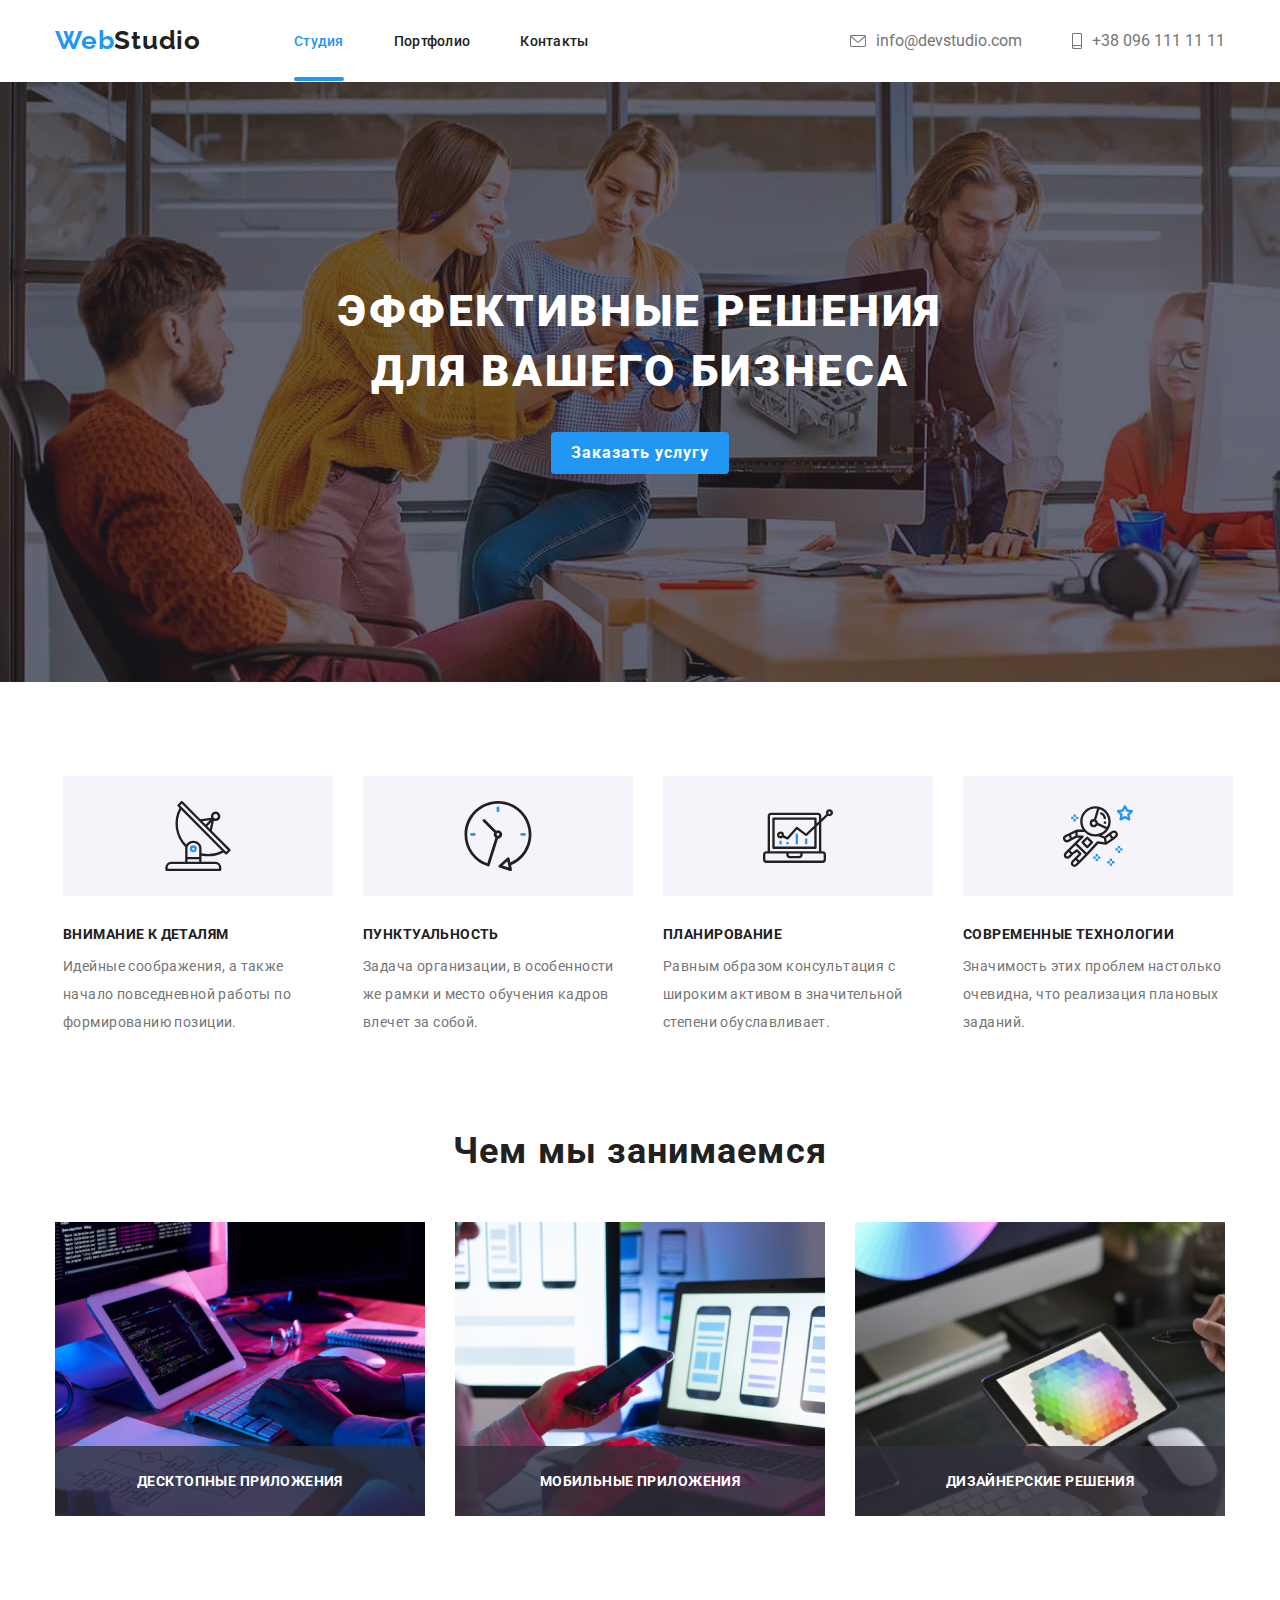
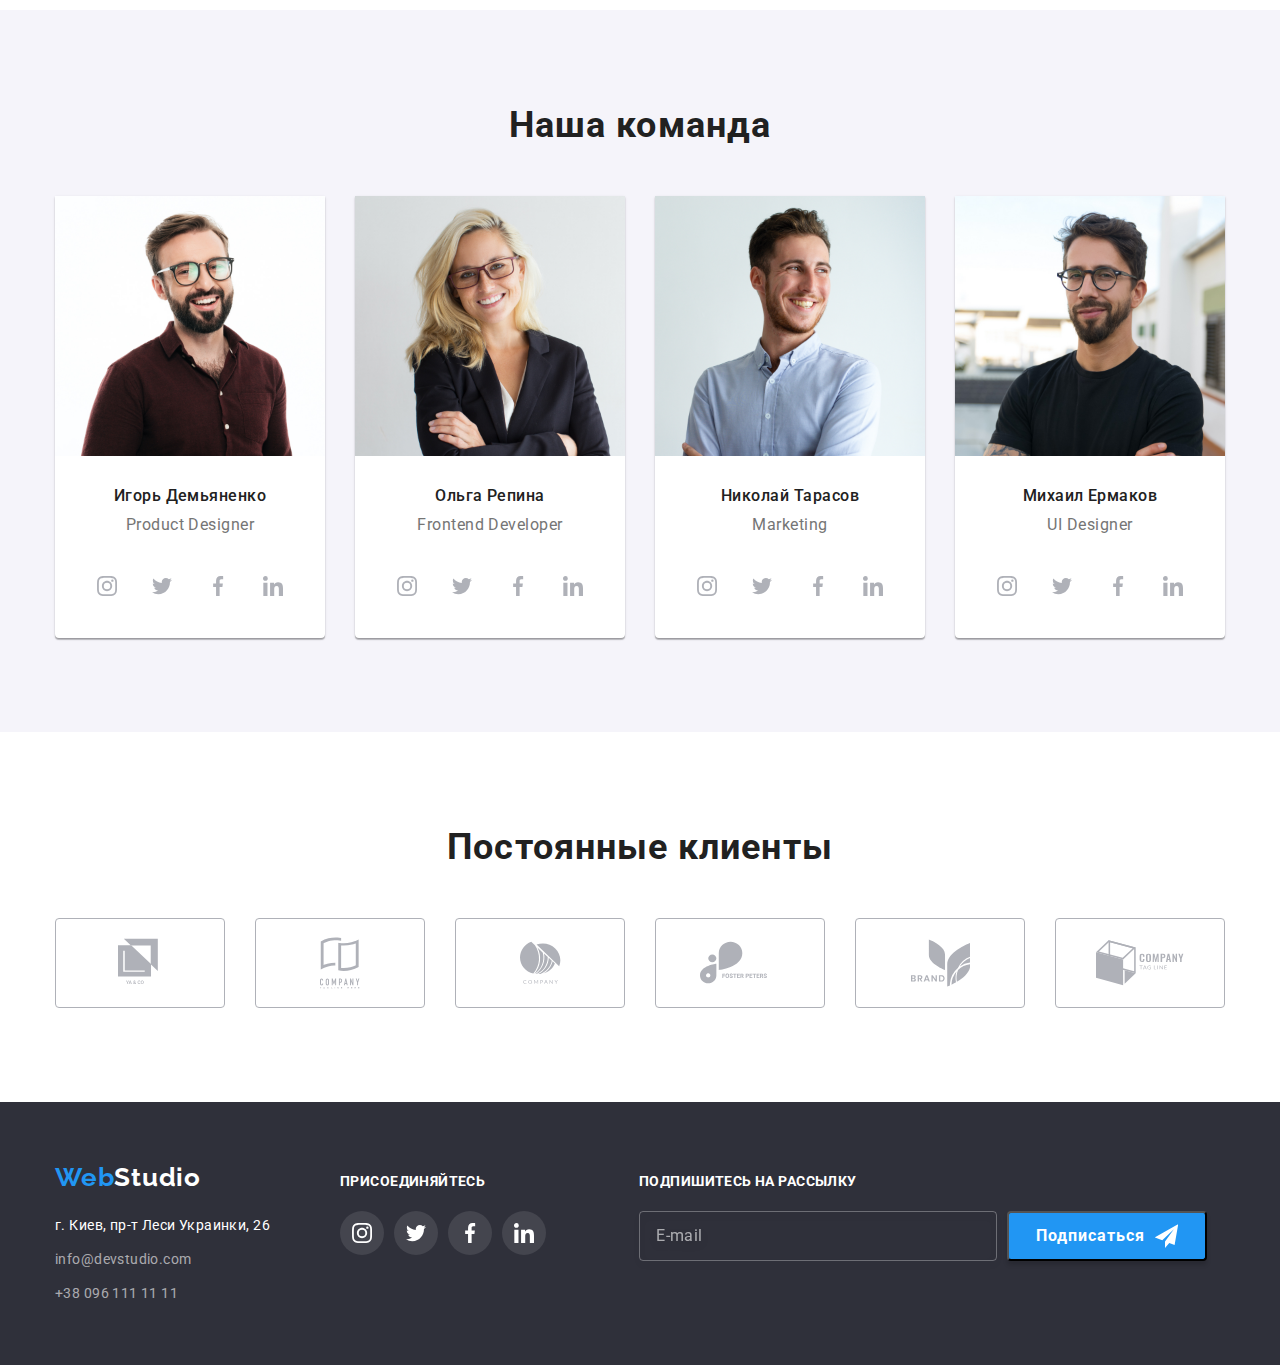
<file: index.html>
<!DOCTYPE html>
<html lang="ru">
    <head>
        <meta charset="UTF-8">
        <meta name="viewport" content="width=device-width, initial-scale=1.0">
        <title>WebStudio</title>
        <link rel="stylesheet" href="https://cdnjs.cloudflare.com/ajax/libs/modern-normalize/1.0.0/modern-normalize.css">
        <link href="https://fonts.googleapis.com/css2?family=Raleway:wght@700&family=Roboto:wght@400;500;700;900&display=swap" rel="stylesheet">
        <link rel="stylesheet" href="./css/main.min.css">
    </head>
    <body>
        <header class="header">
            <div class="container">
                <nav class="navigation">
                    <a class="logo link" href="./index.html">Web<span class="studio">Studio</span></a>
                    <ul class="navigation-list list">
                        <li class="navigation-list-item">
                            <a class="navigation-list-link link current" href="./index.html">Студия</a>
                        </li>
                        <li class="navigation-list-item">
                            <a class="navigation-list-link link" href="./portfolio.html">Портфолио</a>
                        </li>
                        <li class="navigation-list-item">
                            <a class="navigation-list-link link" href="">Контакты</a>
                        </li>
                    </ul>
                </nav>
                    <address class="address">
                        <a class="address-mail-link link" href="">
                            <svg class="icon-mail">
                                <use href="./images/sprite.svg#icon-envelope"></use>
                            </svg>
                            info@devstudio.com</a>
                        <a class="address-tel-link link" href="">
                            <svg class="icon-smartfone">
                                <use href="./images/sprite.svg#icon-smartphone"></use>
                            </svg>
                            +38 096 111 11 11</a>
                    </address>
            </div>
        </header>
        <main>
        <section class="hero">
                <h1 class="hero-title">Эффективные решения для вашего бизнеса</h1>
                <button type="button" class="button" data-modal-open>Заказать услугу</button>
        </section>
        <section class="main-features">
            <div class="container">
                <h2 class="visually-hidden">особенности</h2>
                  <ul class="features list">
                    <li class="features-item icon-antena">
                        <h3 class="features-title">Внимание к деталям</h3>
                        <p class="features-text">Идейные соображения, а также начало повседневной работы по формированию позиции.</p>
                    </li>
                    <li class="features-item icon-clock">
                        <h3 class="features-title">Пунктуальность</h3>
                        <p class="features-text">Задача организации, в особенности же рамки и место обучения кадров влечет за собой.</p>
                    </li>
                    <li class="features-item icon-diagrama">
                        <h3 class="features-title">Планирование</h3>
                        <p class="features-text">Равным образом консультация с широким активом в значительной степени обуславливает.</p>
                    </li>
                    <li class="features-item icon-astronavt">
                        <h3 class="features-title">Современные технологии</h3>
                        <p class="features-text">Значимость этих проблем настолько очевидна, что реализация плановых заданий.</p>
                    </li>
                </ul>
            </div>
        </section>
        <section class="work">
            <div class="container">
                <h2 class="subtitle">Чем мы занимаемся</h2>
                <ul class="work-list list">
                    <li class="foto-works">
                        <div class="work-container">
                            <img src="./images/gallery/box1.png" alt="програмист пишет код" width="370" height="294">
                            <div class="label">
                                <p class="text-label">Десктопные приложения</p>
                            </div>
                        </div>
                    </li>
                    <li class="foto-works">
                        <div class="work-container">
                            <img src="./images/gallery/box2.png" alt="програмист тестирует приложение" width="370" height="294">
                            <div class="label">
                                <p class="text-label">Мобильные приложения</p>
                            </div>
                        </div>
                    </li>
                    <li class="foto-works">
                        <div class="work-container">
                            <img src="./images/gallery/box3.png" alt="програмист тестирует приложение" width="370" height="294">
                            <div class="label">
                                <p class="text-label">Дизайнерские решения</p>
                            </div>
                        </div>
                    </li>
                </ul>
            </div>
        </section>
        <section class="section-workers">
            <div class="container">
                <h2 class="subtitle">Наша команда</h2>
                <ul class="workers-list list">
                    <li class="workers-item">
                        <img src="./images/workers/img.jpg" alt="фото Игорь Демьяненко" width="270" height="260">
                        <div class="workers-container">
                            <h3 class="workers">Игорь Демьяненко</h3>
                            <p class="workers-position" lang="en">Product Designer</p>
                           <ul class="social-list">
                               <li class="social-list-item list">
                                   <a class="social-link" href="">
                                       <svg class="social-list-svg">
                                           <use href="./images/sprite.svg#instagram"></use>
                                       </svg>
                                   </a>
                            </li>
                               <li class="social-list-item list">
                                   <a class="social-link" href="">
                                       <svg class="social-list-svg">
                                           <use href="./images/sprite.svg#twitter"></use>
                                       </svg>
                                   </a>
                            </li>
                               <li class="social-list-item list">
                                   <a class="social-link" href="">
                                       <svg class="social-list-svg">
                                           <use href="./images/sprite.svg#facebook"></use>
                                       </svg>
                                   </a>
                            </li>
                               <li class="social-list-item list">
                                   <a class="social-link" href="">
                                       <svg class="social-list-svg">
                                           <use href="./images/sprite.svg#linkedin"></use>
                                       </svg>
                                   </a>
                            </li>
                           </ul>
                        </div>
                    </li>
                    <li class="workers-item">
                        <img src="./images/workers/img-2.jpg" alt="фото Ольга Репина" width="270" height="260">
                        <div class="workers-container">
                            <h3 class="workers">Ольга Репина</h3>
                            <p class="workers-position" lang="en">Frontend Developer</p>
                                <ul class="social-list">
                                    <li class="social-list-item list">
                                        <a class="social-link" href="">
                                            <svg class="social-list-svg">
                                                <use href="./images/sprite.svg#instagram"></use>
                                            </svg>
                                        </a>
                                    </li>
                                    <li class="social-list-item list">
                                        <a class="social-link" href="">
                                            <svg class="social-list-svg">
                                                <use href="./images/sprite.svg#twitter"></use>
                                            </svg>
                                        </a>
                                    </li>
                                    <li class="social-list-item list">
                                        <a class="social-link" href="">
                                            <svg class="social-list-svg">
                                                <use href="./images/sprite.svg#facebook"></use>
                                            </svg>
                                        </a>
                                    </li>
                                    <li class="social-list-item list">
                                        <a class="social-link" href="">
                                            <svg class="social-list-svg">
                                                <use href="./images/sprite.svg#linkedin"></use>
                                            </svg>
                                        </a>
                                    </li>
                                </ul>
                        </div>
                    </li>
                    <li class="workers-item">
                        <img src="./images/workers/img-3.jpg" alt="фото Николай Тарасов" width="270" height="260">
                        <div class="workers-container">
                            <h3 class="workers">Николай Тарасов</h3>
                            <p class="workers-position" lang="en">Marketing</p>
                                <ul class="social-list">
                                    <li class="social-list-item list">
                                        <a class="social-link" href="">
                                            <svg class="social-list-svg">
                                                <use href="./images/sprite.svg#instagram"></use>
                                            </svg>
                                        </a>
                                    </li>
                                    <li class="social-list-item list">
                                        <a class="social-link" href="">
                                            <svg class="social-list-svg">
                                                <use href="./images/sprite.svg#twitter"></use>
                                            </svg>
                                        </a>
                                    </li>
                                    <li class="social-list-item list">
                                        <a class="social-link" href="">
                                            <svg class="social-list-svg">
                                                <use href="./images/sprite.svg#facebook"></use>
                                            </svg>
                                        </a>
                                    </li>
                                    <li class="social-list-item list">
                                        <a class="social-link" href="">
                                            <svg class="social-list-svg">
                                                <use href="./images/sprite.svg#linkedin"></use>
                                            </svg>
                                        </a>
                                    </li>
                                </ul>
                        </div>
                    </li>
                    <li class="workers-item">
                        <img src="./images/workers/img-5.jpg" alt="фото Михаил Ермаков" width="270" height="260">
                        <div class="workers-container">
                            <h3 class="workers">Михаил Ермаков</h3>
                            <p class="workers-position" lang="en">UI Designer</p>
                                <ul class="social-list">
                                    <li class="social-list-item list">
                                        <a class="social-link" href="">
                                            <svg class="social-list-svg">
                                                <use href="./images/sprite.svg#instagram"></use>
                                            </svg>
                                        </a>
                                    </li>
                                    <li class="social-list-item list">
                                        <a class="social-link" href="">
                                            <svg class="social-list-svg">
                                                <use href="./images/sprite.svg#twitter"></use>
                                            </svg>
                                        </a>
                                    </li>
                                    <li class="social-list-item list">
                                        <a class="social-link" href="">
                                            <svg class="social-list-svg">
                                                <use href="./images/sprite.svg#facebook"></use>
                                            </svg>
                                        </a>
                                    </li>
                                    <li class="social-list-item list">
                                        <a class="social-link" href="">
                                            <svg class="social-list-svg">
                                                <use href="./images/sprite.svg#linkedin"></use>
                                            </svg>
                                        </a>
                                    </li>
                                </ul>
                        </div>
                    </li>
                </ul>
            </div>
        </section>
        <section class="clients-section">
            <div class="container">
                <h2 class="subtitle">Постоянные клиенты</h2>
                <ul class="clients list">
                    <li class="clients-item">
                        <a href="" class="clients-link">
                            <svg class="icon-clients" width="44">
                                <use href="./images/sprite.svg#icon-logo-1"></use>
                            </svg>
                        </a>
                    </li>
                    <li class="clients-item">
                        <a href="" class="clients-link">
                            <svg class="icon-clients" width="40">
                                <use href="./images/sprite.svg#icon-logo-2"></use>
                            </svg>
                        </a>
                    </li>
                    <li class="clients-item">
                        <a href="" class="clients-link">
                            <svg class="icon-clients" width="41">
                                <use href="./images/sprite.svg#icon-logo-3"></use>
                            </svg>
                        </a>
                    </li>
                    <li class="clients-item">
                        <a href="" class="clients-link">
                            <svg class="icon-clients" width="80">
                                <use href="./images/sprite.svg#icon-logo-4"></use>
                            </svg>
                        </a>
                    </li>
                    <li class="clients-item">
                        <a href="" class="clients-link">
                            <svg class="icon-clients" width="59">
                                <use href="./images/sprite.svg#icon-logo-5"></use>
                            </svg>
                        </a>
                    </li>
                    <li class="clients-item">
                        <a href="" class="clients-link">
                            <svg class="icon-clients" width="88">
                                <use href="./images/sprite.svg#icon-logo-6"></use>
                            </svg>
                        </a>
                    </li>
                </ul>
            </div>
        </section>
        </main>
        <footer class="footer">
            <div class="footer-container container">
                <div>
                    <a class="logo link" href="./index.html">Web<span class="footer-studio">Studio</span></a>
                    <address class="footer-address">
                        <a class="address-link-maps link" href="https://goo.gl/maps/h8b5BTKVBt66Y6Jb9" target="blank">г. Киев,
                            пр-т Леси Украинки, 26</a>
                        <a class="address-link link" href="">info@devstudio.com</a>
                        <a class="address-link link" href="">+38 096 111 11 11</a>
                    </address>
                </div>
                <div class="footer-social">
                  <b class="footer-title">присоединяйтесь</b>
                    <ul class="footer-social-list">
                        <li class="footer-social-list-item list">
                            <a class="footer-social-link" href="">
                                <svg class="footer-social-list-svg">
                                    <use href="./images/sprite.svg#instagram"></use>
                                </svg>
                            </a>
                        </li>
                        <li class="footer-social-list-item list">
                            <a class="footer-social-link" href="">
                                <svg class="footer-social-list-svg">
                                    <use href="./images/sprite.svg#twitter"></use>
                                </svg>
                            </a>
                        </li>
                        <li class="footer-social-list-item list">
                            <a class="footer-social-link" href="">
                                <svg class="footer-social-list-svg">
                                    <use href="./images/sprite.svg#facebook"></use>
                                </svg>
                            </a>
                        </li>
                        <li class="footer-social-list-item list">
                            <a class="footer-social-link" href="">
                                <svg class="footer-social-list-svg">
                                    <use href="./images/sprite.svg#linkedin"></use>
                                </svg>
                            </a>
                        </li>
                    </ul>
                </div>
                <div class="mailing">
                    <b class="footer-title">Подпишитесь на рассылку</b>
                    <form action="#" class="mailing-form">
                        <input type="email" name="user-email" placeholder="E-mail" class="mailing-fornm-input">
                        <button type="submit" class="mailing-btn">Подписаться</button>
                    </form>
                </div>
            </div>
        </footer>
        <div class="backdrop is-hidden" data-modal>
            <div class="modal">
                <button type="button" class="close-btn" data-modal-close>
                    <svg class="vector">
                    <use href="./images/sprite.svg#vector"></use>
                    </svg>
                </button>
                <h2 class="modal-title">Оставьте свои данные, мы вам перезвоним</h2>
                <form action="#" class="modal-form">
                    <label class="modal-form-field">
                        Имя
                        <span class="modal-form-field-wrapper">
                            <input type="text" name="user-name" required class="modal-form-input">
                            <svg class="modal-form-svg-icon">
                                <use href="./images/sprite.svg#name"></use>
                            </svg>
                        </span>
                </label>
                <label class="modal-form-field">
                    Телефон
                    <span class="modal-form-field-wrapper">
                        <input type="tel" name="user-phone" required class="modal-form-input">
                        <svg class="modal-form-svg-icon">
                            <use href="./images/sprite.svg#phone"></use>
                        </svg>
                    </span>
                </label>
                <label class="modal-form-field">
                    Почта
                    <span class="modal-form-field-wrapper">
                        <input type="email" name="user-email" required class="modal-form-input">
                        <svg class="modal-form-svg-icon">
                            <use href="./images/sprite.svg#post"></use>
                        </svg>
                    </span>
                </label>
                <label class="modal-form-field">
                Комментарий
                    <textarea name="user-message" cols="30" rows="10" placeholder="Введите текст" class="modal-form-message"></textarea>
                </label>
                    <input type="checkbox" name="user-policy" value="accept-policy" id="check-policy" class="modal-form-policy visually-hidden">
                    <label for="check-policy" class="modal-form-policy-ladel">Соглашаюсь с рассылкой и принимаю&ensp;<a href="" class="modal-polisy">Условия договора</a>
                    </label>
                    <button type="submit" class="modal-form-btn">Отправить</button>
                </form>
            </div>
        </div>
        <script src="./js/modal.js"></script>
    </body>
</html>
</file>
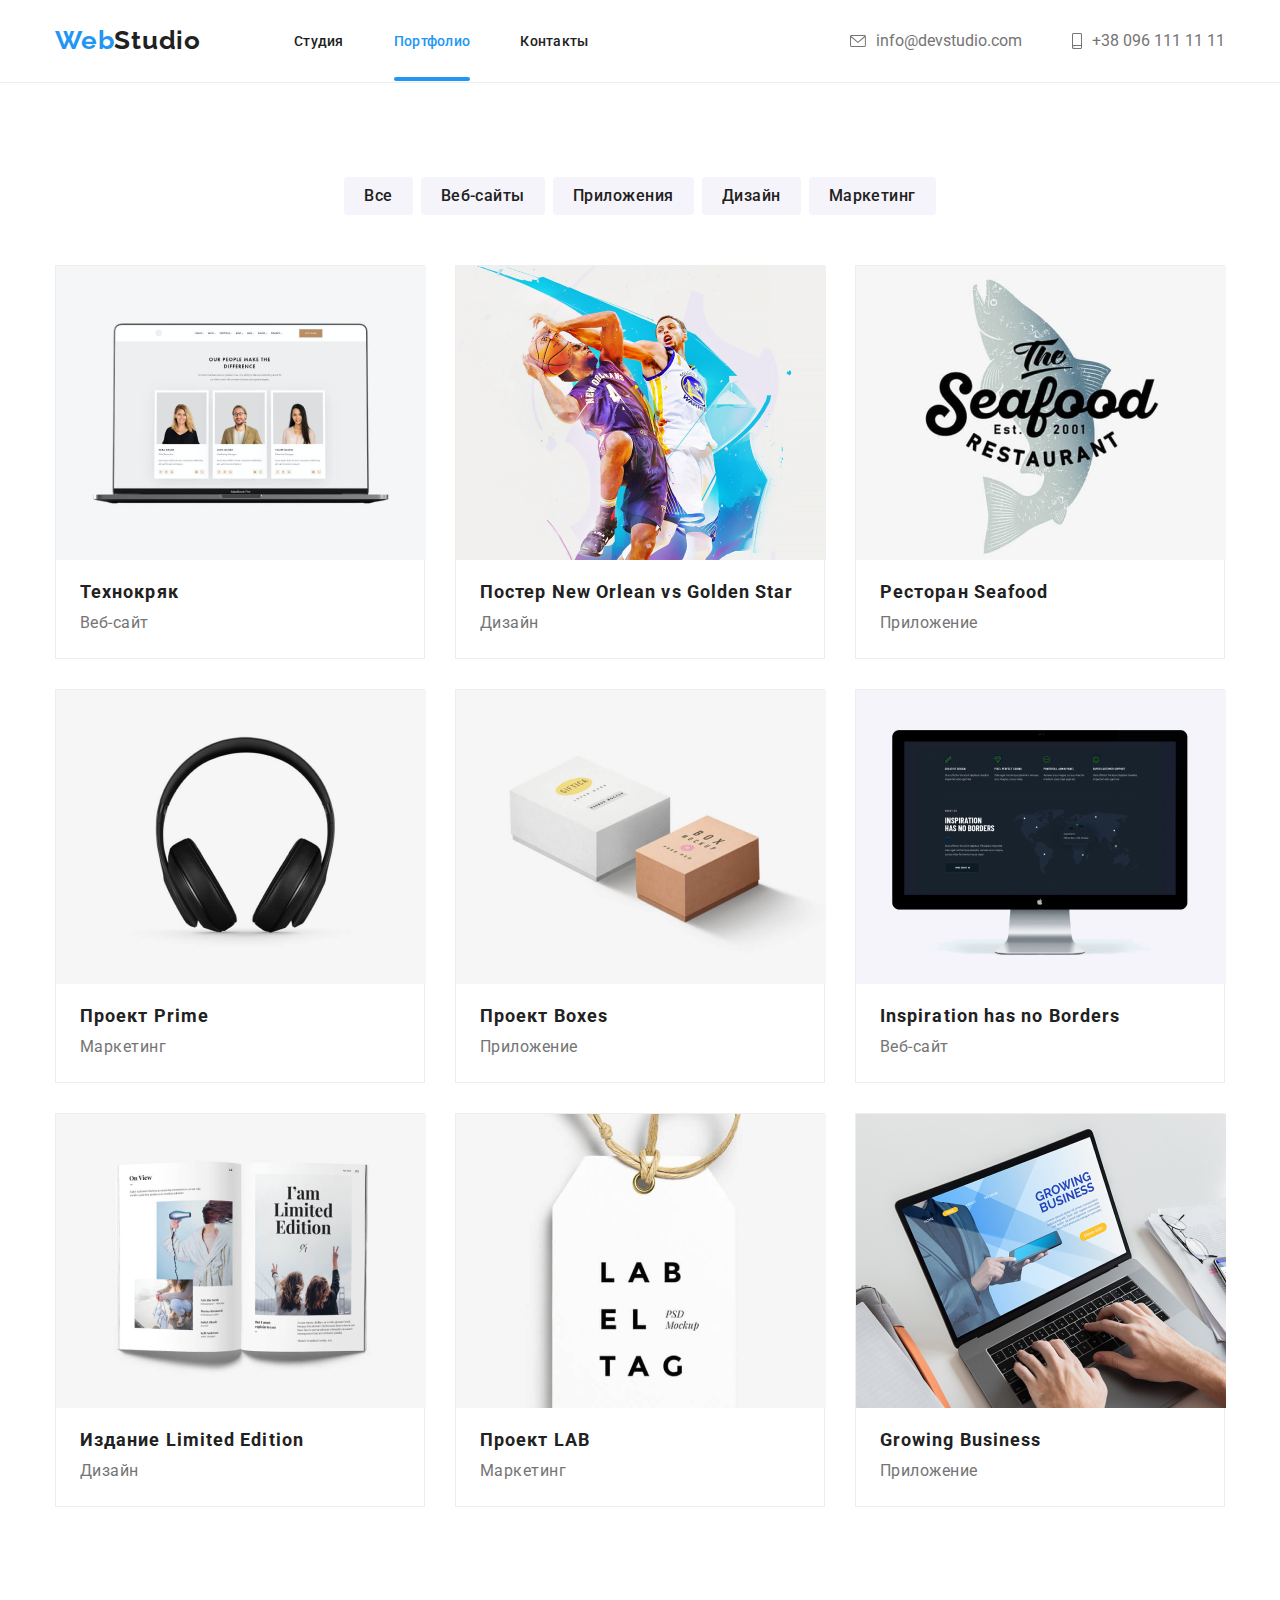
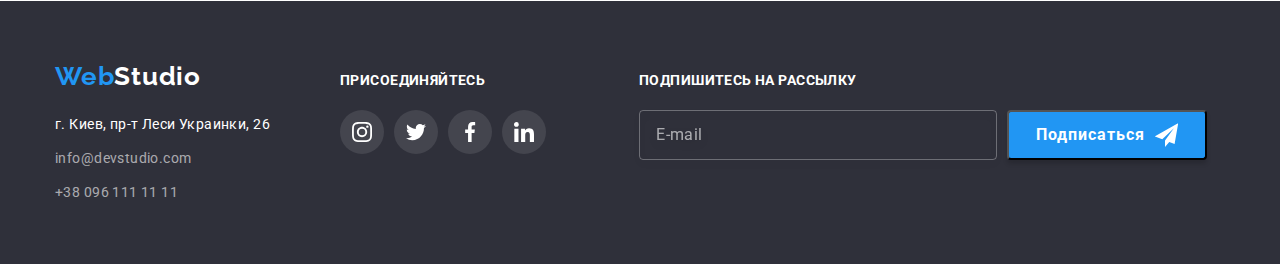
<file: portfolio.html>
<!DOCTYPE html>
<html lang="ru">
    <head>
        <meta charset="UTF-8">
        <meta name="viewport" content="width=device-width, initial-scale=1.0">
        <title>Portfolio</title>
        <link rel="stylesheet" href="https://cdnjs.cloudflare.com/ajax/libs/modern-normalize/1.0.0/modern-normalize.css">
        <link href="https://fonts.googleapis.com/css2?family=Raleway:wght@700&family=Roboto:wght@400;500;700;900&display=swap" rel="stylesheet">
        <link rel="stylesheet" href="./css/portfolio.min.css">
    </head>
    <body>
            <header class="header portheader">
                <div class="container">
                    <nav class="navigation">
                        <a class="logo link" href="./index.html">Web<span class="studio">Studio</span></a>
                        <ul class="navigation-list list">
                            <li class="navigation-list-item">
                                <a class="navigation-list-link link" href="./index.html">Студия</a>
                            </li>
                            <li class="navigation-list-item">
                                <a class="navigation-list-link link current" href="./portfolio.html">Портфолио</a>
                            </li>
                            <li class="navigation-list-item">
                                <a class="navigation-list-link link" href="">Контакты</a>
                            </li>
                        </ul>
                    </nav>
                        <address class="address">
                        <a class="address-mail-link link" href="">
                            <svg class="icon-mail">
                                <use href="./images/sprite.svg#icon-envelope"></use>
                            </svg>
                            info@devstudio.com</a>
                        <a class="address-tel-link link" href="">
                            <svg class="icon-smartfone">
                                <use href="./images/sprite.svg#icon-smartphone"></use>
                            </svg>
                            +38 096 111 11 11</a>
                        </address>
                </div>
            </header>
        <main>
            <section class="portfolio">
                <div class="container">
                    <h1 hidden>навигация по сайту</h1>
                    <ul class="button-list list">
                        <li class="button-list-item">
                            <button class="portfolio-button">Все</button>
                        </li>
                        <li class="button-list-item">
                            <button class="portfolio-button">Веб-сайты</button>
                        </li>
                        <li class="button-list-item">
                            <button class="portfolio-button">Приложения</button>
                        </li>
                        <li class="button-list-item">
                            <button class="portfolio-button">Дизайн</button>
                        </li>
                        <li class="button-list-item">
                            <button class="portfolio-button">Маркетинг</button>
                        </li>
                    </ul>
                    <ul class="portfolio-list list">
                        <li class="portfolio-list-item">
                           
                                <a href="" class="portfolio-list-link link">
                                <div class="foto-container">
                                    <img src="./images/portfolio/img.png" alt="компютер с открытым окном сайта" width="370" height="294">
                                    <div class="overlay-container">
                                        <div class="overlay-text">
                                            <p class="text-description">Технокряк это современная площадка распространения коронавируса. Компании используют
                                                эту платформу для цифрового
                                                шпионажа и атак на защищённые сервера конкурентов.</p>
                                        </div>
                                    </div>
                                </div>
                                    <div class="description-container">
                                        <h2 class="progect-name">Технокряк</h2>
                                        <p class="progect-tupe">Веб-сайт</p>
                                    </div>
                                  
                            </a>    
                        </li>
                        <li class="portfolio-list-item">
                            <a href="" class="portfolio-list-link link">
                                <div class="foto-container">
                                        <img src="./images/portfolio/img-2.png" alt="креативное фото" width="370" height="294">
                                    <div class="overlay-container">
                                        <div class="overlay-text">
                                            <p class="text-description">Технокряк это современная площадка распространения коронавируса. Компании используют
                                                эту платформу для цифрового
                                                шпионажа и атак на защищённые сервера конкурентов.</p>
                                        </div>
                                    </div>
                             </div>
                                <div class="description-container">
                                    <h2 class="progect-name">Постер <span lang="en">New Orlean vs Golden Star</span></h2>
                                    <p class="progect-tupe">Дизайн</p>
                                </div>
                            </a>
                        </li>
                        <li class="portfolio-list-item">
                            <a href="" class="portfolio-list-link link">
                                <div class="foto-container">
                                    <img src="./images/portfolio/img-3.png" alt="логотип ресторана" width="370" height="294">
                                        <div class="overlay-container">
                                            <div class="overlay-text">
                                                <p class="text-description">Технокряк это современная площадка распространения коронавируса. Компании используют
                                                    эту платформу для цифрового
                                                    шпионажа и атак на защищённые сервера конкурентов.</p>
                                            </div>
                                        </div>
                                </div>
                                <div class="description-container">
                                    <h2 class="progect-name">Ресторан <span lang="en">Seafood</span></h2>
                                    <p class="progect-tupe">Приложение</p>
                                </div>
                            </a>
                        </li>
                        <li class="portfolio-list-item">
                            <a href="" class="portfolio-list-link link">
                                <div class="foto-container">
                                    <img src="./images/portfolio/img-4.png" alt="фото наушников" width="370" height="294">
                                        <div class="overlay-container">
                                            <div class="overlay-text">
                                                <p class="text-description">Технокряк это современная площадка распространения коронавируса. Компании используют
                                                    эту платформу для цифрового
                                                    шпионажа и атак на защищённые сервера конкурентов.</p>
                                            </div>
                                        </div>
                                </div>
                                <div class="description-container">
                                    <h2 class="progect-name">Проект <span lang="en">Prime</span></h2>
                                    <p class="progect-tupe">Маркетинг</p>
                                </div>
                            </a>
                        </li>
                        <li class="portfolio-list-item">
                            <a href="" class="portfolio-list-link link">
                                <div class="foto-container">
                                    <img src="./images/portfolio/img-5.png" alt="фото логотип" width="370" height="294">
                                        <div class="overlay-container">
                                            <div class="overlay-text">
                                                <p class="text-description">Технокряк это современная площадка распространения коронавируса. Компании используют
                                                    эту платформу для цифрового
                                                    шпионажа и атак на защищённые сервера конкурентов.</p>
                                            </div>
                                        </div>
                                </div>
                                <div class="description-container">
                                    <h2 class="progect-name">Проект <span lang="en">Boxes</span></h2>
                                    <p class="progect-tupe">Приложение</p>
                                </div>
                            </a>
                        </li>
                        <li class="portfolio-list-item">
                            <a href="" class="portfolio-list-link link">
                                <div class="foto-container">
                                    <img src="./images/portfolio/img-6.png" alt="фото монитора" width="370" height="294">
                                        <div class="overlay-container">
                                            <div class="overlay-text">
                                                <p class="text-description">Технокряк это современная площадка распространения коронавируса. Компании используют
                                                    эту платформу для цифрового
                                                    шпионажа и атак на защищённые сервера конкурентов.</p>
                                            </div>
                                        </div>
                                </div>
                                <div class="description-container">
                                    <h2 class="progect-name" lang="en">Inspiration has no Borders</h2>
                                    <p class="progect-tupe">Веб-сайт</p>
                                </div>
                            </a>
                        </li>
                        <li class="portfolio-list-item">
                            <a href="" class="portfolio-list-link link">
                                <div class="foto-container">
                                    <img src="./images/portfolio/img-7.png" alt="книга" width="370" height="294">
                                        <div class="overlay-container">
                                            <div class="overlay-text">
                                                <p class="text-description">Технокряк это современная площадка распространения коронавируса. Компании используют
                                                    эту платформу для цифрового
                                                    шпионажа и атак на защищённые сервера конкурентов.</p>
                                            </div>
                                        </div>
                                </div>
                                <div class="description-container">
                                    <h2 class="progect-name">Издание <span lang="en">Limited Edition</span></h2>
                                    <p class="progect-tupe">Дизайн</p>
                                </div>
                            </a>
                        </li>
                        <li class="portfolio-list-item">
                            <a href="" class="portfolio-list-link link">
                                <div class="foto-container">
                                    <img src="./images/portfolio/img-8.png" alt="этикетка" width="370" height="294">
                                        <div class="overlay-container">
                                            <div class="overlay-text">
                                                <p class="text-description">Технокряк это современная площадка распространения коронавируса. Компании используют
                                                    эту платформу для цифрового
                                                    шпионажа и атак на защищённые сервера конкурентов.</p>
                                            </div>
                                        </div>
                                </div>
                                <div class="description-container">
                                    <h2 class="progect-name">Проект <span lang="en">LAB</span></h2>
                                    <p class="progect-tupe">Маркетинг</p>
                                </div>
                            </a>
                        </li>
                        <li class="portfolio-list-item">
                            <a href="" class="portfolio-list-link link">
                                <div class="foto-container">
                                    <img src="./images/portfolio/img-9.png" alt="фото ноутбука с работником" width="370" height="294">
                                        <div class="overlay-container">
                                            <div class="overlay-text">
                                                <p class="text-description">Технокряк это современная площадка распространения коронавируса. Компании используют
                                                    эту платформу для цифрового
                                                    шпионажа и атак на защищённые сервера конкурентов.</p>
                                            </div>
                                        </div>
                                </div>
                                <div class="description-container">
                                    <h2 class="progect-name" lang="en">Growing Business</h2>
                                    <p class="progect-tupe">Приложение</p>
                                </div>
                            </a>
                        </li>
                    </ul>
                </div>
            </section>
        </main>
        <footer class="footer">
            <div class="footer-container container">
                <div>
                    <a class="logo link" href="./index.html">Web<span class="footer-studio">Studio</span></a>
                    <address class="footer-address">
                        <a class="address-link-maps link" href="https://goo.gl/maps/h8b5BTKVBt66Y6Jb9" target="blank">г. Киев, пр-т Леси Украинки, 26</a>
                        <a class="address-link link" href="">info@devstudio.com</a>
                        <a class="address-link link" href="">+38 096 111 11 11</a>
                    </address>
                </div>
                <div class="footer-social">
                    <b class="footer-title">присоединяйтесь</b>
                    <ul class="footer-social-list">
                        <li class="footer-social-list-item list">
                            <a class="footer-social-link" href="">
                                <svg class="footer-social-list-svg">
                                    <use href="./images/sprite.svg#instagram"></use>
                                </svg>
                            </a>
                        </li>
                        <li class="footer-social-list-item list">
                            <a class="footer-social-link" href="">
                                <svg class="footer-social-list-svg">
                                    <use href="./images/sprite.svg#twitter"></use>
                                </svg>
                            </a>
                        </li>
                        <li class="footer-social-list-item list">
                            <a class="footer-social-link" href="">
                                <svg class="footer-social-list-svg">
                                    <use href="./images/sprite.svg#facebook"></use>
                                </svg>
                            </a>
                        </li>
                        <li class="footer-social-list-item list">
                            <a class="footer-social-link" href="">
                                <svg class="footer-social-list-svg">
                                    <use href="./images/sprite.svg#linkedin"></use>
                                </svg>
                            </a>
                        </li>
                    </ul>
                </div>
                <div class="mailing">
                    <b class="footer-title">Подпишитесь на рассылку</b>
                    <form action="#" class="mailing-form">
                        <input type="email" name="user-email" placeholder="E-mail" class="mailing-fornm-input">
                        <button type="submit" class="mailing-btn">Подписаться</button>
                    </form>
                </div>
            </div>
        </footer>
    </body>
</html>
</file>
<file: css/main.min.css>
.visually-hidden{position:absolute !important;clip:rect(1px 1px 1px 1px);clip:rect(1px, 1px, 1px, 1px);padding:0 !important;border:0 !important;height:1px !important;width:1px !important;overflow:hidden}*,*::before,*::after{margin:0;padding:0}body{font-family:"Roboto", sans-serif;background-color:#fff}.list{list-style:none}.link{text-decoration:none}img{display:block}.container{Width:1200px;padding:0 15px;margin:0 auto}.subtitle{font-weight:700;font-size:36px;line-height:1.167;letter-spacing:0.03em;text-align:center;color:#212121;margin-bottom:50px}.backdrop{position:fixed;top:0;left:0;width:100%;height:100%;background-color:rgba(0,0,0,0.2);transition-duration:250ms;transition-timing-function:cubic-bezier(0.4, 0, 0.2, 1)}.is-hidden{opacity:0;visibility:hidden;pointer-events:none;transform:scale(0)}.modal{position:absolute;top:50%;left:50%;transform:translate(-50%, -50%) scale(1);width:528px;height:581px;background:#fff;box-shadow:0px 1px 3px rgba(0,0,0,0.12),0px 1px 1px rgba(0,0,0,0.14),0px 2px 1px rgba(0,0,0,0.2);border-radius:4px;padding:40px}.close-btn{display:flex;align-items:center;justify-content:center;position:absolute;top:8px;right:8px;width:30px;height:30px;background-color:#fff;border:1px solid rgba(0,0,0,0.1);border-radius:50%;cursor:pointer}.vector{width:11px;height:11px}.vector:hover{fill:#2196F3}.modal-title{height:23px;font-family:Roboto;font-style:normal;font-weight:700;font-size:20px;line-height:23px;text-align:center;letter-spacing:0.03em;color:#212121;margin-bottom:12px}.modal-form{display:flex;flex-direction:column;font-style:normal;font-weight:400;font-size:12px;line-height:1.17;letter-spacing:0.01em;color:#757575}.modal-form-input{display:block;width:100%;height:40px;border:1px solid rgba(33,33,33,0.2);border-radius:4px;padding-left:42px;transition-property:outline, border;transition-duration:250ms;transition-timing-function:cubic-bezier(0.4, 0, 0.2, 1)}.modal-form-btn{align-self:center;font-weight:700;font-size:16px;line-height:1.87;letter-spacing:0.06em;width:200px;height:50px;color:#fff;box-shadow:0px 4px 4px rgba(0,0,0,0.15);border-radius:4px;padding:10px 56px;background:#2196F3;box-shadow:0px 4px 4px rgba(0,0,0,0.15);border-radius:4px;transition-property:background-color;transition-duration:250ms;transition-timing-function:cubic-bezier(0.4, 0, 0.2, 1)}.modal-form-btn:hover{background-color:#188CE8}.modal-form-message{width:100%;height:120px;border:1px solid rgba(33,33,33,0.2);border-radius:4px;resize:none;margin-bottom:10px;margin-top:4px;padding:16px 12px;transition-property:outline, border, fill;transition-duration:250ms;transition-timing-function:cubic-bezier(0.4, 0, 0.2, 1)}.modal-form-message::placeholder{font-style:normal;font-weight:400;font-size:12px;line-height:1,17;letter-spacing:0.01em;color:rgba(117,117,117,0.5)}.modal-form-field{margin-bottom:10px}.modal-form-field-wrapper{display:block;position:relative;margin-top:4px}.modal-form-input:focus,.modal-form-message:focus{outline:none;border:1px solid #2196F3}.modal-form-svg-icon{position:absolute;top:50%;left:12px;transform:translateY(-50%);width:12px;height:12px}.modal-form-input:focus+.modal-form-svg-icon{fill:#2196F3}.modal-form-policy-ladel{display:flex;align-items:center;font-weight:normal;font-size:14px;line-height:1.7px;letter-spacing:0.03em;margin-bottom:30px}.modal-form-policy-ladel::before{display:inline-block;content:"";width:16px;height:15px;border:2px solid #212121;margin-right:8px;border-radius:2px;cursor:pointer;transition-property:border-color;transition-duration:250ms;transition-timing-function:cubic-bezier(0.4, 0, 0.2, 1)}.modal-form-policy:checked+.modal-form-policy-ladel::before{background-color:#2196F3;border:#2196F3;background-image:url(../images/svg/Vector.svg);background-repeat:no-repeat;background-size:contain}.modal-form-policy:focus+.modal-form-policy-ladel::before,.modal-form-policy:hover+.modal-form-policy-ladel::before{border-color:#2196F3}.modal-polisy{color:#2196F3}.social-list{display:flex;justify-content:space-between}.social-list-svg{width:20px;height:20px;fill:#AFB1B8;transition-property:fill;transition-duration:250ms;transition-timing-function:cubic-bezier(0.4, 0, 0.2, 1)}.social-link:hover .social-list-svg{fill:#fff}.social-link{display:flex;align-items:center;justify-content:center;width:44px;height:44px;border-radius:50%;background-color:#fff;transition-property:background-color;transition-duration:250ms;transition-timing-function:cubic-bezier(0.4, 0, 0.2, 1)}.social-link:hover{background-color:#2196F3}.logo{margin-right:93px;font-family:"Raleway", sans-serif;font-weight:700;font-size:26px;line-height:1.192;letter-spacing:0.03em;color:#2196F3;padding-top:24px;padding-bottom:25px}.studio{color:#212121}.footer-studio{color:#fff}.address-link{font-style:normal;font-weight:400;font-size:14px;line-height:24px;letter-spacing:0.03em;color:rgba(255,255,255,0.6);margin-top:10px;transition-property:color;transition-duration:250ms;transition-timing-function:cubic-bezier(0.4, 0, 0.2, 1)}.address-link-maps:hover,.address-link-maps:focus,.address-link:hover,.address-link:focus{color:#2196F3}.address-link-maps{font-style:normal;font-weight:400;font-size:14px;line-height:24px;letter-spacing:0.03em;color:#fff;transition-property:color;transition-duration:250ms;transition-timing-function:cubic-bezier(0.4, 0, 0.2, 1)}.button{font-weight:700;font-size:16px;line-height:1.875;letter-spacing:0.06em;background-color:#2196F3;color:#fff;border:0px;border-radius:4px;padding:6px 20px;margin-top:30px}.portheader{border-bottom:1px solid #ececec}.header .container{display:flex;align-items:center}.navigation{display:flex;align-items:center}.navigation-list{display:flex}.navigation-list-item:not(:last-child){margin-right:50px}.navigation-list-link{position:relative;color:#212121;padding:32px 0;transition-property:color;transition-duration:250ms;transition-timing-function:cubic-bezier(0.4, 0, 0.2, 1)}.navigation-list-link,.navigation-list-link .address{font-weight:500;font-size:14px;line-height:1.143;letter-spacing:0.02em}.navigation-list-link::after{content:"";display:block;position:absolute;left:0;bottom:0;width:100%;height:4px;border-radius:2px;background-color:#2196F3;opacity:0}.navigation .navigation-list-link.current::after{opacity:1}.navigation .navigation-list-link.current{color:#2196F3}.icon-mail{width:16px;height:12px;margin-right:10px;fill:#757575}.icon-smartfone{width:10px;height:16px;margin-right:10px;fill:#757575}.header .address{display:flex;margin-left:auto}.address .address-mail-link{margin-right:50px}.navigation-list-link:hover,.navigation-list-link:focus,.address-mail-link:hover,.address-mail-link:focus,.address-tel-link:hover,.address-tel-link:focus{color:#2196F3}.address-tel-link:hover .icon-smartfone,.address-tel-link:focus .icon-smartfone,.address-mail-link:hover .icon-mail,.address-mail-link:focus .icon-mail{fill:#2196F3}.address-mail-link,.address-tel-link{display:flex;align-items:center;font-style:normal;color:#757575;padding:32px 0;transition-property:color, fill;transition-duration:250ms;transition-timing-function:cubic-bezier(0.4, 0, 0.2, 1)}.hero{height:600px;text-align:center;background-color:#2F303A;padding:200px 0;background-image:linear-gradient(rgba(47,48,58,0.4), rgba(47,48,58,0.4)),url(../images/hero/bg.jpg);background-repeat:no-repeat;background-size:cover;margin:0 auto;max-width:1600px}.hero-title{Width:696px;Height:120px;font-weight:900;font-size:44px;line-height:1.363;letter-spacing:0.06em;text-transform:uppercase;color:#fff;margin:0 auto}.main-features{display:flex;padding:94px 0}.main-features .container{display:flex}.features{display:flex;justify-content:center}.features-item{width:270px}.features-item::before{display:block;content:"";height:120px;background-size:auto;background-repeat:no-repeat;background-position:center;background-color:#F5F4FA;border-radius:4px;margin-bottom:30px}.features-item:not(:last-child){margin-right:30px}.features-title{font-weight:700;font-size:14px;line-height:1.143;letter-spacing:0.03em;text-transform:uppercase;color:#212121;margin-bottom:10px}.features-text{font-weight:400;font-size:14px;line-height:2;letter-spacing:0.03em;color:#757575}.icon-antena::before{background-image:url(../images/svg/antenna.svg)}.icon-clock::before{background-image:url(../images/svg/clock.svg)}.icon-astronavt::before{background-image:url(../images/svg/astronaut.svg)}.icon-diagrama::before{background-image:url(../images/svg/diagram.svg)}.work{padding-bottom:94px}.work.container{align-items:center}.work-list{display:flex}.work-container{position:relative}.foto-works:not(:last-child){margin-right:30px}.label{position:absolute;left:0;bottom:0;width:100%;height:70px;display:flex;align-items:center;justify-content:center;background-color:rgba(47,48,58,0.8)}.text-label{font-style:normal;font-weight:700;font-size:14px;line-height:16px;letter-spacing:0.03em;text-transform:uppercase;color:#fff}.workers-list{display:flex}.workers-item{width:270px;box-shadow:0px 1px 3px rgba(0,0,0,0.12),0px 1px 1px rgba(0,0,0,0.14),0px 2px 1px rgba(0,0,0,0.2);border-radius:0px 0px 4px 4px;background-color:#fff}.workers-item:not(:last-child){margin-right:30px}.section-workers{padding:94px 0;background-color:#F5F4FA}.workers{font-weight:500;font-size:16px;line-height:1.188;letter-spacing:0.03em;text-align:center;color:#212121;margin-bottom:10px}.workers-container{padding:30px}.workers-position{font-weight:400;font-size:16px;line-height:1.188;letter-spacing:0.03em;text-align:center;color:#757575;margin-bottom:30px}.clients-section{padding:94px 0}.clients{display:flex;justify-content:space-between}.clients-link{display:flex;align-items:center;justify-content:center;width:170px;height:90px;border:1px solid #AFB1B8;border-radius:4px;transition-property:border;transition-duration:250ms;transition-timing-function:cubic-bezier(0.4, 0, 0.2, 1)}.clients-link:hover{border:1px solid #2196F3}.icon-clients{fill:#AFB1B8;transition-property:fill;transition-duration:250ms;transition-timing-function:cubic-bezier(0.4, 0, 0.2, 1)}.clients-link:hover .icon-clients,.clients-link:focus .icon-clients{fill:#2196F3}.clients-item:not(:last-child){margin-right:30px}.footer{display:flex;padding:60px 0;background-color:#2F303A}.footer-container{display:inline-flex;align-items:baseline}.footer-address{display:flex;flex-direction:column;margin-top:20px;margin-right:70px}.footer-title{font-size:14px;line-height:16px;letter-spacing:0.03em;text-transform:uppercase;color:#fff}.footer-social-list{display:flex;justify-content:space-between;margin-top:20px}.footer-social-list-item:not(:last-child){margin-right:10px}.footer-social-list-svg{width:20px;height:20px;fill:#fff}.footer-social-link{display:flex;align-items:center;justify-content:center;width:44px;height:44px;border-radius:50%;background-color:rgba(255,255,255,0.1);transition-property:background-color;transition-duration:250ms;transition-timing-function:cubic-bezier(0.4, 0, 0.2, 1)}.footer-social-link:hover{background-color:#2196F3}.mailing{display:block;margin-left:93px;width:570px}.mailing-form{display:flex;align-items:flex-end;margin-top:20px}.mailing-btn{display:inline-flex;align-items:center;width:200px;height:50px;background:#2196F3;box-shadow:0px 4px 4px rgba(0,0,0,0.15);border-radius:4px;margin-left:10px;font-style:normal;font-weight:700;font-size:16px;line-height:1.87;letter-spacing:0.06em;color:#fff;padding:10px 27px}.mailing-btn::after{display:inline-flex;margin-left:10px;content:"";width:24px;height:24px;background-image:url(../images/svg/send.svg);background-position:center}.mailing-fornm-input{width:358px;height:50px;color:#fff;border:1px solid rgba(255,255,255,0.3);filter:drop-shadow(0px 4px 4px rgba(0,0,0,0.15));border-radius:4px;background-color:transparent;padding:15px 16px}.mailing-fornm-input::placeholder{font-style:normal;font-weight:400;font-size:16px;line-height:1.25;letter-spacing:0.03em;color:rgba(255,255,255,0.6)}
/*# sourceMappingURL=main.min.css.map */
</file>
<file: css/portfolio.min.css>
.visually-hidden{position:absolute !important;clip:rect(1px 1px 1px 1px);clip:rect(1px, 1px, 1px, 1px);padding:0 !important;border:0 !important;height:1px !important;width:1px !important;overflow:hidden}*,*::before,*::after{margin:0;padding:0}body{font-family:"Roboto", sans-serif;background-color:#fff}.list{list-style:none}.link{text-decoration:none}img{display:block}.container{Width:1200px;padding:0 15px;margin:0 auto}.subtitle{font-weight:700;font-size:36px;line-height:1.167;letter-spacing:0.03em;text-align:center;color:#212121;margin-bottom:50px}.description-container{padding:20px 24px}.progect-name{font-weight:700;font-size:18px;line-height:24px;letter-spacing:0.06em;color:#212121;margin-bottom:4px}.progect-tupe{font-weight:400;font-size:16px;line-height:1.875;letter-spacing:0.03em;color:#757575}.backdrop{position:fixed;top:0;left:0;width:100%;height:100%;background-color:rgba(0,0,0,0.2);transition-duration:250ms;transition-timing-function:cubic-bezier(0.4, 0, 0.2, 1)}.is-hidden{opacity:0;visibility:hidden;pointer-events:none;transform:scale(0)}.modal{position:absolute;top:50%;left:50%;transform:translate(-50%, -50%) scale(1);width:528px;height:581px;background:#fff;box-shadow:0px 1px 3px rgba(0,0,0,0.12),0px 1px 1px rgba(0,0,0,0.14),0px 2px 1px rgba(0,0,0,0.2);border-radius:4px;padding:40px}.close-btn{display:flex;align-items:center;justify-content:center;position:absolute;top:8px;right:8px;width:30px;height:30px;background-color:#fff;border:1px solid rgba(0,0,0,0.1);border-radius:50%;cursor:pointer}.vector{width:11px;height:11px}.vector:hover{fill:#2196F3}.modal-title{height:23px;font-family:Roboto;font-style:normal;font-weight:700;font-size:20px;line-height:23px;text-align:center;letter-spacing:0.03em;color:#212121;margin-bottom:12px}.modal-form{display:flex;flex-direction:column;font-style:normal;font-weight:400;font-size:12px;line-height:1.17;letter-spacing:0.01em;color:#757575}.modal-form-input{display:block;width:100%;height:40px;border:1px solid rgba(33,33,33,0.2);border-radius:4px;padding-left:42px;transition-property:outline, border;transition-duration:250ms;transition-timing-function:cubic-bezier(0.4, 0, 0.2, 1)}.modal-form-btn{align-self:center;font-weight:700;font-size:16px;line-height:1.87;letter-spacing:0.06em;width:200px;height:50px;color:#fff;box-shadow:0px 4px 4px rgba(0,0,0,0.15);border-radius:4px;padding:10px 56px;background:#2196F3;box-shadow:0px 4px 4px rgba(0,0,0,0.15);border-radius:4px;transition-property:background-color;transition-duration:250ms;transition-timing-function:cubic-bezier(0.4, 0, 0.2, 1)}.modal-form-btn:hover{background-color:#188CE8}.modal-form-message{width:100%;height:120px;border:1px solid rgba(33,33,33,0.2);border-radius:4px;resize:none;margin-bottom:10px;margin-top:4px;padding:16px 12px;transition-property:outline, border, fill;transition-duration:250ms;transition-timing-function:cubic-bezier(0.4, 0, 0.2, 1)}.modal-form-message::placeholder{font-style:normal;font-weight:400;font-size:12px;line-height:1,17;letter-spacing:0.01em;color:rgba(117,117,117,0.5)}.modal-form-field{margin-bottom:10px}.modal-form-field-wrapper{display:block;position:relative;margin-top:4px}.modal-form-input:focus,.modal-form-message:focus{outline:none;border:1px solid #2196F3}.modal-form-svg-icon{position:absolute;top:50%;left:12px;transform:translateY(-50%);width:12px;height:12px}.modal-form-input:focus+.modal-form-svg-icon{fill:#2196F3}.modal-form-policy-ladel{display:flex;align-items:center;font-weight:normal;font-size:14px;line-height:1.7px;letter-spacing:0.03em;margin-bottom:30px}.modal-form-policy-ladel::before{display:inline-block;content:"";width:16px;height:15px;border:2px solid #212121;margin-right:8px;border-radius:2px;cursor:pointer;transition-property:border-color;transition-duration:250ms;transition-timing-function:cubic-bezier(0.4, 0, 0.2, 1)}.modal-form-policy:checked+.modal-form-policy-ladel::before{background-color:#2196F3;border:#2196F3;background-image:url(../images/svg/Vector.svg);background-repeat:no-repeat;background-size:contain}.modal-form-policy:focus+.modal-form-policy-ladel::before,.modal-form-policy:hover+.modal-form-policy-ladel::before{border-color:#2196F3}.modal-polisy{color:#2196F3}.logo{margin-right:93px;font-family:"Raleway", sans-serif;font-weight:700;font-size:26px;line-height:1.192;letter-spacing:0.03em;color:#2196F3;padding-top:24px;padding-bottom:25px}.studio{color:#212121}.footer-studio{color:#fff}.address-link{font-style:normal;font-weight:400;font-size:14px;line-height:24px;letter-spacing:0.03em;color:rgba(255,255,255,0.6);margin-top:10px;transition-property:color;transition-duration:250ms;transition-timing-function:cubic-bezier(0.4, 0, 0.2, 1)}.address-link-maps:hover,.address-link-maps:focus,.address-link:hover,.address-link:focus{color:#2196F3}.address-link-maps{font-style:normal;font-weight:400;font-size:14px;line-height:24px;letter-spacing:0.03em;color:#fff;transition-property:color;transition-duration:250ms;transition-timing-function:cubic-bezier(0.4, 0, 0.2, 1)}.button{font-weight:700;font-size:16px;line-height:1.875;letter-spacing:0.06em;background-color:#2196F3;color:#fff;border:0px;border-radius:4px;padding:6px 20px;margin-top:30px}.portheader{border-bottom:1px solid #ececec}.header .container{display:flex;align-items:center}.navigation{display:flex;align-items:center}.navigation-list{display:flex}.navigation-list-item:not(:last-child){margin-right:50px}.navigation-list-link{position:relative;color:#212121;padding:32px 0;transition-property:color;transition-duration:250ms;transition-timing-function:cubic-bezier(0.4, 0, 0.2, 1)}.navigation-list-link,.navigation-list-link .address{font-weight:500;font-size:14px;line-height:1.143;letter-spacing:0.02em}.navigation-list-link::after{content:"";display:block;position:absolute;left:0;bottom:0;width:100%;height:4px;border-radius:2px;background-color:#2196F3;opacity:0}.navigation .navigation-list-link.current::after{opacity:1}.navigation .navigation-list-link.current{color:#2196F3}.icon-mail{width:16px;height:12px;margin-right:10px;fill:#757575}.icon-smartfone{width:10px;height:16px;margin-right:10px;fill:#757575}.header .address{display:flex;margin-left:auto}.address .address-mail-link{margin-right:50px}.navigation-list-link:hover,.navigation-list-link:focus,.address-mail-link:hover,.address-mail-link:focus,.address-tel-link:hover,.address-tel-link:focus{color:#2196F3}.address-tel-link:hover .icon-smartfone,.address-tel-link:focus .icon-smartfone,.address-mail-link:hover .icon-mail,.address-mail-link:focus .icon-mail{fill:#2196F3}.address-mail-link,.address-tel-link{display:flex;align-items:center;font-style:normal;color:#757575;padding:32px 0;transition-property:color, fill;transition-duration:250ms;transition-timing-function:cubic-bezier(0.4, 0, 0.2, 1)}.button-list{display:flex;justify-content:center;margin-bottom:50px}.button-list-item:not(:last-child){margin-right:8px}.portfolio-button{font-weight:500;font-size:16px;line-height:1.625;letter-spacing:0.03em;background-color:#F5F4FA;color:#212121;border-radius:4px;border:0px;padding:6px 20px;transition-property:color, background-color,box-shadow;transition-duration:250ms;transition-timing-function:cubic-bezier(0.4, 0, 0.2, 1)}.portfolio-button:hover,.portfolio-button:focus{background-color:#2196F3;color:#fff;box-shadow:0px 3px 1px rgba(0,0,0,0.1),0px 1px 2px rgba(0,0,0,0.08),0px 2px 2px rgba(0,0,0,0.12)}.portfolio{padding:94px 0}.portfolio-list{display:flex;flex-wrap:wrap}.portfolio-list-link{display:inline-block;transition-property:box-shadow;transition-duration:250ms;transition-timing-function:cubic-bezier(0.4, 0, 0.2, 1)}.portfolio-list-link:hover{box-shadow:0px 1px 1px rgba(0,0,0,0.12),0px 4px 4px rgba(0,0,0,0.06),1px 4px 6px rgba(0,0,0,0.16)}.portfolio-list-item{width:370px;border:1px solid #EEEEEE}.portfolio-list-item:not(:nth-child(3n+1)){margin-left:30px}.portfolio-list-item:not(:nth-last-child(-n+3)){margin-bottom:30px}.foto-container{position:relative;overflow:hidden}.overlay-container{position:absolute;left:0;bottom:0;width:100%;height:100%;display:inline-block;align-items:center;justify-content:center;background-color:rgba(33,150,243,0.9);transform:translateY(100%);transition-property:transform;transition-duration:250ms;transition-timing-function:cubic-bezier(0.4, 0, 0.2, 1)}.portfolio-list-link:hover .overlay-container{transform:translateY(0)}.overlay-text{position:absolute;top:50%;left:50%;transform:translate(-50%, -50%);width:322px;height:168px}.text-description{font-style:normal;font-weight:400;font-size:18px;line-height:28px;letter-spacing:0.03em;color:#fff}.footer{display:flex;padding:60px 0;background-color:#2F303A}.footer-container{display:inline-flex;align-items:baseline}.footer-address{display:flex;flex-direction:column;margin-top:20px;margin-right:70px}.footer-title{font-size:14px;line-height:16px;letter-spacing:0.03em;text-transform:uppercase;color:#fff}.footer-social-list{display:flex;justify-content:space-between;margin-top:20px}.footer-social-list-item:not(:last-child){margin-right:10px}.footer-social-list-svg{width:20px;height:20px;fill:#fff}.footer-social-link{display:flex;align-items:center;justify-content:center;width:44px;height:44px;border-radius:50%;background-color:rgba(255,255,255,0.1);transition-property:background-color;transition-duration:250ms;transition-timing-function:cubic-bezier(0.4, 0, 0.2, 1)}.footer-social-link:hover{background-color:#2196F3}.mailing{display:block;margin-left:93px;width:570px}.mailing-form{display:flex;align-items:flex-end;margin-top:20px}.mailing-btn{display:inline-flex;align-items:center;width:200px;height:50px;background:#2196F3;box-shadow:0px 4px 4px rgba(0,0,0,0.15);border-radius:4px;margin-left:10px;font-style:normal;font-weight:700;font-size:16px;line-height:1.87;letter-spacing:0.06em;color:#fff;padding:10px 27px}.mailing-btn::after{display:inline-flex;margin-left:10px;content:"";width:24px;height:24px;background-image:url(../images/svg/send.svg);background-position:center}.mailing-fornm-input{width:358px;height:50px;color:#fff;border:1px solid rgba(255,255,255,0.3);filter:drop-shadow(0px 4px 4px rgba(0,0,0,0.15));border-radius:4px;background-color:transparent;padding:15px 16px}.mailing-fornm-input::placeholder{font-style:normal;font-weight:400;font-size:16px;line-height:1.25;letter-spacing:0.03em;color:rgba(255,255,255,0.6)}
/*# sourceMappingURL=portfolio.min.css.map */
</file>
